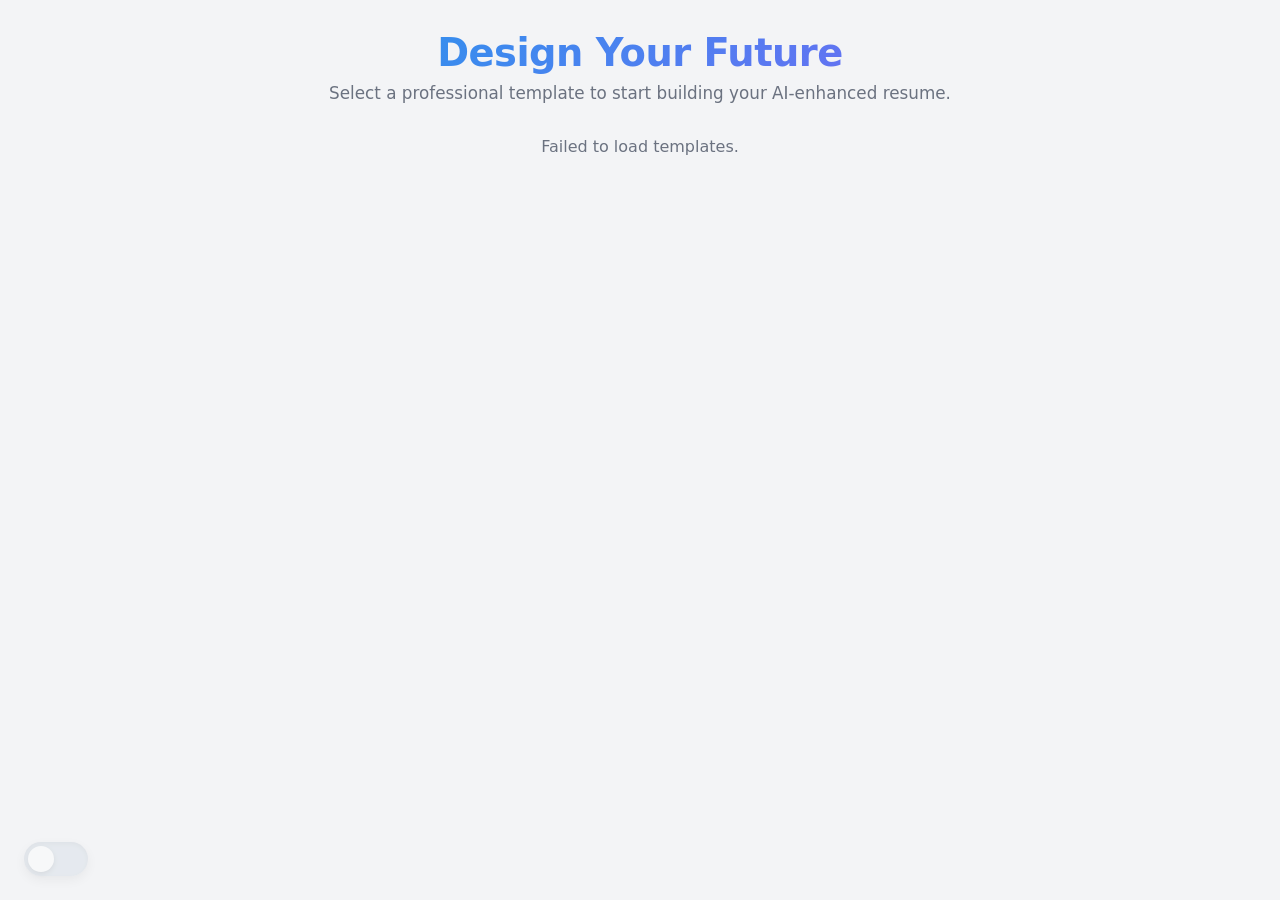
<file: templates/index.html>
<!DOCTYPE html>
<html lang="en">
<head>

<meta name="description" content="Use BuildMyAIresume to create a professional, ATS-friendly resume for free. Our AI-powered studio gives you Canva-like design control with expert writing assistance.">
<meta name="keywords" content="BuildMyAIresume, AI resume builder, free resume maker, professional CV builder, ATS resume">

<meta property="og:title" content="BuildMyAIresume">
<meta property="og:description" content="The smartest way to build your next resume. AI-powered writing + Canva-style design.">
<meta property="og:type" content="website">
  
<script>
  // Check memory immediately and apply dark theme
  if (localStorage.getItem('theme') === 'dark') {
    document.documentElement.setAttribute('data-theme', 'dark');
  }

  function toggleDarkMode() {
    if (document.documentElement.getAttribute('data-theme') === 'dark') {
      document.documentElement.removeAttribute('data-theme');
      localStorage.setItem('theme', 'light');
    } else {
      document.documentElement.setAttribute('data-theme', 'dark');
      localStorage.setItem('theme', 'dark');
    }
  }
</script>

<meta charset="utf-8" />
<meta name="viewport" content="width=device-width, initial-scale=1"/>
<title>BuildMyAIresume | Create a Professional CV in Minutes</title>
<style>
  :root{
    --bg:#f3f4f6;
    --card:#ffffff;
    --ink:#1f2937;
    --muted:#6b7280;
    --line:#e5e7eb;
    --brand:#0ea5e9;
    --shadow:0 6px 20px rgba(0,0,0,.08);
    --shadow-lg:0 12px 32px rgba(0,0,0,.12);
  }
  *{ box-sizing:border-box; }
  body{
    margin:0; background:var(--bg);
    font-family: system-ui, -apple-system, Segoe UI, Roboto, Helvetica, Arial, "Apple Color Emoji","Segoe UI Emoji";
    color:var(--ink);
  }

/* --- 1. HERO HEADER --- */
  .hero { text-align: center; padding: 30px 20px 20px; position: relative; }
  .hero h1 { 
    margin: 0; font-size: 2.4rem; font-weight: 800; letter-spacing: -0.5px;
    background: linear-gradient(135deg, var(--brand), #8b5cf6);
    -webkit-background-clip: text; -webkit-text-fill-color: transparent;
  }
  .hero p { color: var(--muted); font-size: 1.05rem; margin: 8px 0 0; font-weight: 400; }

  /* --- 2. GRID LAYOUT --- */
  .wrap { width: 100%; max-width: 1200px; margin: 0 auto 40px; padding: 0 24px; }
  .tiles {
    display: grid;
    grid-template-columns: repeat(auto-fill, minmax(240px, 1fr));
    gap: 32px;
    justify-items: center;
  }

  /* --- 3. PREMIUM CARDS --- */
  .tpl-card {
    width: 100%;
    max-width: 280px;
    background: var(--card);
    border: 1px solid var(--line);
    border-radius: 12px;
    overflow: hidden; 
    box-shadow: 0 4px 6px rgba(0,0,0,0.05);
    transition: all 0.3s cubic-bezier(0.4, 0, 0.2, 1);
    cursor: pointer;
    display: flex; flex-direction: column;
    outline: none;
  }  
  /* Sleek Hover Effect */
  .tpl-card:hover { 
    transform: translateY(-6px); 
    box-shadow: 0 20px 25px -5px rgba(0,0,0,0.1), 0 10px 10px -5px rgba(0,0,0,0.04); 
    border-color: var(--brand); 
  }
  .tpl-card:focus-visible { border-color: var(--brand); box-shadow: 0 0 0 4px rgba(14,165,233,.25); }

/* --- 4. IMAGE CONTAINER --- */
  .page-wrap { 
    padding: 4px; /* Reduced from 24px to maximize showing area */
    background: #f8fafc; /* Soft background behind the paper */
    display: flex; justify-content: center; 
  }
  [data-theme="dark"] .page-wrap { background: #0f172a; } /* Dark mode fix */
  
  .page {
    width: 100%;
    aspect-ratio: 1 / 1.414; /* Perfect A4 Ratio */
    border-radius: 4px;
    background: #fff;
    box-shadow: 0 4px 10px rgba(0,0,0,0.08);
    overflow: hidden;
    transition: transform 0.3s ease;
  }
  .tpl-card:hover .page { transform: scale(1.02); }
  .page > img { 
    width: 100%; 
    height: 100%; 
    object-fit: cover; 
    display: block; 
    
    /* Completely stripped of all filters so Chrome uses native smooth scaling */
  }
  /* --- 5. CARD FOOTER (Title & Button) --- */
  .card-footer {
    padding: 18px 20px;
    background: var(--card);
    border-top: 1px solid var(--line);
    display: flex;
    justify-content: space-between;
    align-items: center;
  }
  .card-footer h3 {
    margin: 0; font-size: 1.1rem; font-weight: 600; color: var(--ink);
  }
  .use-btn {
    font-size: 0.9rem; font-weight: 600; color: var(--brand);
    opacity: 0; transform: translateX(-10px);
    transition: all 0.3s ease;
  }
  /* Slide the button in when hovering! */
  .tpl-card:hover .use-btn { opacity: 1; transform: translateX(0); }

  #status{ text-align:center; color:var(--muted); margin:14px 0 6px; }

  /* Filter Buttons */
  .filters {
    display: flex; flex-wrap: wrap; gap: 10px; justify-content: center; margin-bottom: 24px;
  }
  .filter-btn {
    background: transparent; border: 1px solid var(--line); border-radius: 20px;
    padding: 8px 18px; color: var(--muted); cursor: pointer; font-size: 0.95rem; font-weight: 500;
    transition: all 0.2s ease; outline: none;
  }
  .filter-btn:hover { border-color: var(--brand); color: var(--brand); }
  .filter-btn.active { background: var(--brand); color: #fff; border-color: var(--brand); }

  /* Mobile optimization */
  @media (max-width: 600px){

    .topbar{ padding: 24px 12px 10px; }
    .logo{ width: 45px; left: 12px; }
    h1 { font-size: 1.5rem; }
    .wrap { padding: 0 12px; }
    .tpl-card{ max-width: 300px; }    /* Let it take up more screen on tiny phones */
  }


  /* =========================================
     GLOBAL DARK MODE (Syncs across all pages)
     ========================================= */
  [data-theme="dark"] {
    --bg: #0f172a;       /* Dark slate background */
    --card: #1e293b;     /* Slightly lighter cards */
    --ink: #f8fafc;      /* Bright white text */
    --muted: #94a3b8;    /* Muted gray text */
    --line: #334155;     /* Dark gray borders */
    --chip: #334155;
  }

  /* Force background and text colors */
  [data-theme="dark"] body {
    background-color: var(--bg);
    color: var(--ink);
  }

  /* Target all UI panels, cards, and sidebars across Form & Studio */
  [data-theme="dark"] form,
  [data-theme="dark"] .form-header-card,
  [data-theme="dark"] .action-buttons,
  [data-theme="dark"] .edu-block,
  [data-theme="dark"] .extra-entry,
  [data-theme="dark"] .skill-row,
  [data-theme="dark"] .subject-result-row,
  [data-theme="dark"] .sidebar,
  [data-theme="dark"] .toolbar,
  [data-theme="dark"] .panel,
  [data-theme="dark"] #textPanel,
  [data-theme="dark"] #ctxsheet,
  [data-theme="dark"] dialog,
  [data-theme="dark"] .card {
    background: var(--card) !important;
    border-color: var(--line) !important;
    color: var(--ink) !important;
  }

  /* Target all inputs */
  [data-theme="dark"] input,
  [data-theme="dark"] textarea,
  [data-theme="dark"] select {
    background: #0f172a !important;
    color: #f8fafc !important;
    border-color: #475569 !important;
  }

  /* Target pills and badges */
  [data-theme="dark"] .readonly-pill,
  [data-theme="dark"] .template-pill,
  [data-theme="dark"] .skill-level-badge,
  [data-theme="dark"] #adPlaceholder {
    background: #1e293b !important;
    color: var(--brand) !important;
    border-color: var(--line) !important;
  }

  /* 🚫 PROTECT RESUME PAGES: Keep the actual resume paper white! */
  [data-theme="dark"] .page,
  [data-theme="dark"] .page-wrap,
  [data-theme="dark"] .resume-paper {
    background: #ffffff !important;
    color: #000000 !important;
  }

  /* =========================================
     ANIMATED DARK MODE TOGGLE SWITCH
     ========================================= */
  .theme-switch-wrapper {
    position: fixed;
    bottom: 24px;
    left: 24px;
    z-index: 99999;
    box-shadow: 0 4px 12px rgba(0,0,0,0.15);
    border-radius: 34px;
    
    /* Make it semi-transparent by default so users can see through it */
    opacity: 0.35; 
    /* Add a smooth fade animation */
    transition: opacity 0.3s ease; 
  }

  /* Make it 100% visible when the user hovers their mouse over it */
  .theme-switch-wrapper:hover {
    opacity: 1;
  }
  
  .theme-switch {
    display: inline-block;
    width: 64px;
    height: 34px;
    position: relative;
  }
  
  .theme-switch input {
    opacity: 0;
    width: 0;
    height: 0;
  }
  
  .slider {
    position: absolute;
    cursor: pointer;
    top: 0; left: 0; right: 0; bottom: 0;
    background-color: #cbd5e1;
    transition: 0.4s cubic-bezier(0.4, 0.0, 0.2, 1);
    border-radius: 34px;
    box-shadow: inset 0 2px 4px rgba(0,0,0,0.1);
  }
  
  .slider:before {
    position: absolute;
    content: "";
    height: 26px;
    width: 26px;
    left: 4px;
    bottom: 4px;
    background-color: #ffffff;
    transition: 0.4s cubic-bezier(0.4, 0.0, 0.2, 1);
    border-radius: 50%;
    box-shadow: 0 2px 5px rgba(0,0,0,0.2);
    z-index: 3;
  }
  
  /* Dark Mode State */
  input:checked + .slider {
    background-color: #1e293b;
    border: 1px solid #334155;
  }
  
  input:checked + .slider:before {
    transform: translateX(30px);
    background-color: #0ea5e9;
  }
  
  /* Icons Container */
  .slider svg {
    position: absolute;
    top: 7px;
    width: 20px;
    height: 20px;
    z-index: 1;
    transition: 0.4s cubic-bezier(0.4, 0.0, 0.2, 1);
  }
  
  .sun-icon {
    left: 7px;
    color: #f59e0b;
    opacity: 1;
    transform: rotate(0deg);
  }
  
  .moon-icon {
    right: 7px;
    color: #f8fafc;
    opacity: 0;
    transform: rotate(-30deg);
  }
  
  /* Icon Animations */
  input:checked + .slider .sun-icon {
    opacity: 0;
    transform: rotate(45deg);
  }
  
  input:checked + .slider .moon-icon {
    opacity: 1;
    transform: rotate(0deg);
  }
</style>
</head>
<div class="theme-switch-wrapper">
  <label class="theme-switch" title="Toggle Dark Mode">
    <input type="checkbox" id="theme-toggle-checkbox" onclick="toggleDarkMode()">
    <span class="slider">
      <svg class="sun-icon" xmlns="http://www.w3.org/2000/svg" viewBox="0 0 24 24" fill="none" stroke="currentColor" stroke-width="2.5" stroke-linecap="round" stroke-linejoin="round">
        <circle cx="12" cy="12" r="5"></circle>
        <line x1="12" y1="1" x2="12" y2="3"></line>
        <line x1="12" y1="21" x2="12" y2="23"></line>
        <line x1="4.22" y1="4.22" x2="5.64" y2="5.64"></line>
        <line x1="18.36" y1="18.36" x2="19.78" y2="19.78"></line>
        <line x1="1" y1="12" x2="3" y2="12"></line>
        <line x1="21" y1="12" x2="23" y2="12"></line>
        <line x1="4.22" y1="19.78" x2="5.64" y2="18.36"></line>
        <line x1="18.36" y1="5.64" x2="19.78" y2="4.22"></line>
      </svg>
      <svg class="moon-icon" xmlns="http://www.w3.org/2000/svg" viewBox="0 0 24 24" fill="none" stroke="currentColor" stroke-width="2.5" stroke-linecap="round" stroke-linejoin="round">
        <path d="M21 12.79A9 9 0 1 1 11.21 3 7 7 0 0 0 21 12.79z"></path>
      </svg>
    </span>
  </label>
</div>

<script>
  if (localStorage.getItem('theme') === 'dark') {
    const toggle = document.getElementById('theme-toggle-checkbox');
    if (toggle) toggle.checked = true;
  }
</script>
<body>
  <div class="hero">
    <h1>Design Your Future</h1>
    <p>Select a professional template to start building your AI-enhanced resume.</p>
  </div>
  <div class="wrap">
    <div id="status">Loading templates…</div>
    
    <div class="filters" id="filters" style="display: none;">
      <button class="filter-btn active" data-filter="all">All Templates</button>
      <button class="filter-btn" data-filter="popular">Most Popular</button>
      <button class="filter-btn" data-filter="recent">Recently Added</button>
    </div>

    <div class="tiles" id="tplTiles" aria-live="polite"></div>
  </div>
<script>
let allTemplates = []; // Store them globally

async function loadTemplates(){
  const status = document.getElementById('status');
  status.textContent = 'Loading templates…';

  try{
    const res = await fetch('/templates');
    allTemplates = await res.json(); 
    
    if (!Array.isArray(allTemplates) || allTemplates.length === 0){
      status.textContent = 'No templates found.';
      return;
    }
    
    status.textContent = '';
    document.getElementById('filters').style.display = 'flex'; // Show buttons
    
    renderTemplates(allTemplates); // Draw them initially
  }catch(e){
    status.textContent = 'Failed to load templates.';
  }
}


// Function to draw templates to the screen
function renderTemplates(list) {
  const tiles = document.getElementById('tplTiles');
  tiles.innerHTML = '';
  const cacheBust = Date.now(); 

  for (const t of list){
    const card = document.createElement('article');
    card.className = 'tpl-card';
    card.setAttribute('tabindex','0');
    card.setAttribute('role','link');

    const pageWrap = document.createElement('div');
    pageWrap.className = 'page-wrap';
    const page = document.createElement('div');
    page.className = 'page';
    const img = document.createElement('img');
    img.loading = 'lazy';
    img.alt = 'Template preview';
    
    const src = (t.preview || '/static/pngwing.png') + '?v=' + cacheBust;
    img.src = src;
    img.onerror = ()=>{ img.src = '/static/pngwing.png?v=' + cacheBust; };

    page.appendChild(img);
    pageWrap.appendChild(page);
    card.appendChild(pageWrap);

    const go = ()=> window.location.href = '/form?template=' + encodeURIComponent(t.slug);
    card.addEventListener('click', go);
    card.addEventListener('keydown', (e)=>{ if (e.key === 'Enter' || e.key === ' ') { e.preventDefault(); go(); } });

    tiles.appendChild(card);
  }
}

// Make the filter buttons clickable
document.querySelectorAll('.filter-btn').forEach(btn => {
  btn.addEventListener('click', (e) => {
    // Change which button is highlighted blue
    document.querySelectorAll('.filter-btn').forEach(b => b.classList.remove('active'));
    e.target.classList.add('active');

    const filterType = e.target.getAttribute('data-filter');
    let sortedTemplates = [...allTemplates]; // Copy the array

    if (filterType === 'popular') {
      // Sorts by the "order" number in meta.json
      sortedTemplates.sort((a, b) => (a.order || 1000) - (b.order || 1000));
    } else if (filterType === 'recent') {
      // Reverses the list to simulate newest first
      sortedTemplates.reverse();
    }

    renderTemplates(sortedTemplates);
  });
});

document.addEventListener('DOMContentLoaded', loadTemplates);
</script>
</body>
</html>
</file>
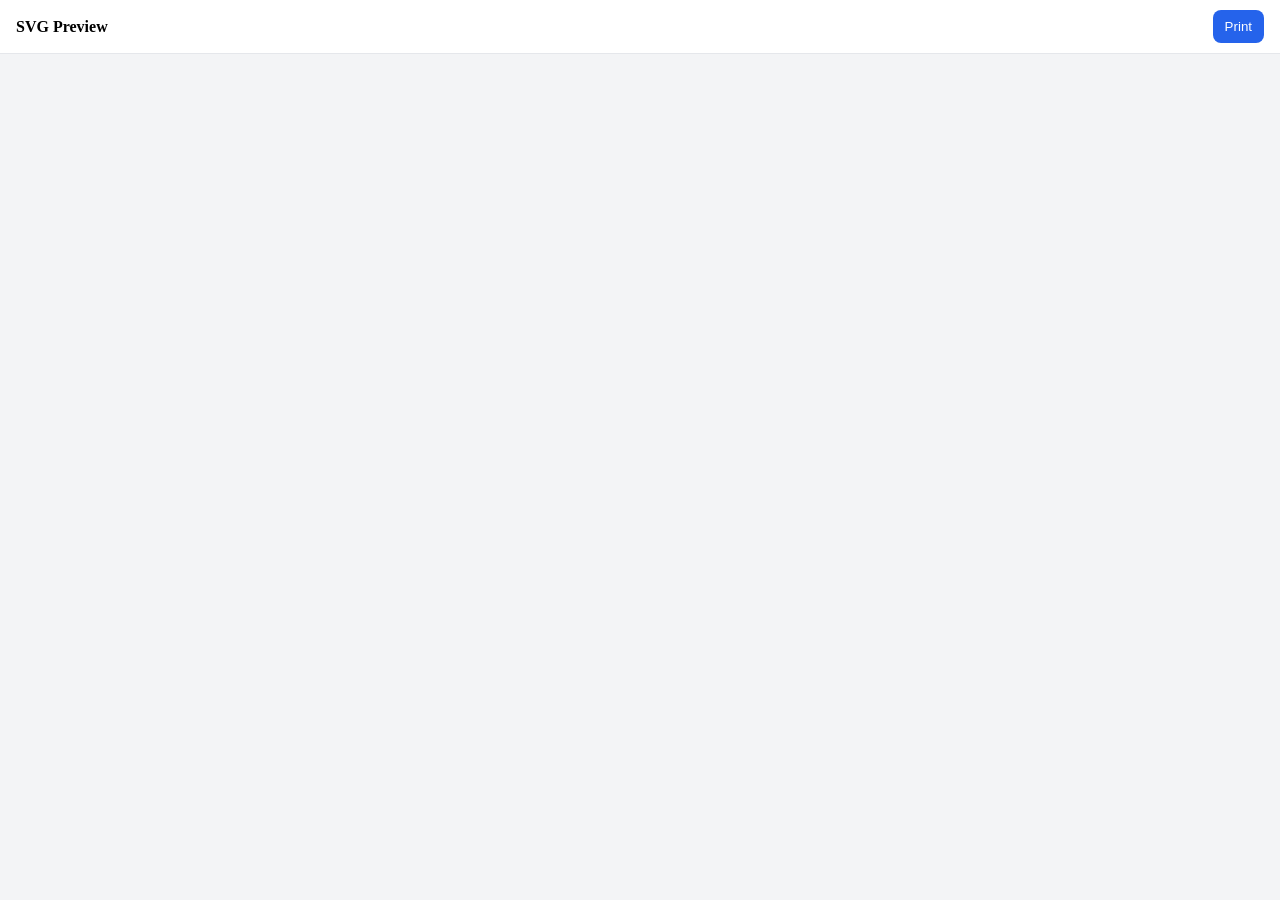
<file: templates/preview_svg.html>
<!doctype html>
<html lang="en">
<head>
<meta charset="utf-8"/>
<title>SVG Preview</title>
<style>
  :root { --a4w: 794px; --a4h: 1123px; }
  html, body { margin:0; background:#f3f4f6; }
  header { position:sticky; top:0; z-index:10; background:#fff; border-bottom:1px solid #e5e7eb;
           padding:10px 16px; display:flex; gap:12px; align-items:center; }
  .sp { flex:1; }
  .btn { background:#2563eb; color:#fff; border:none; border-radius:8px; padding:9px 12px; cursor:pointer; }
  .btn.ghost { background:#fff; color:#2563eb; border:1px solid #2563eb; }

  /* A4 page frame */
  .stack { width:var(--a4w); margin:16px auto; }
  .page  { width:var(--a4w); height:var(--a4h); background:#fff; box-shadow:0 6px 18px rgba(0,0,0,.08);
           border-radius:10px; overflow:hidden; margin:18px 0; }
  .page > svg { display:block; width:var(--a4w); height:var(--a4h); }

  @page { size: A4; margin: 12mm; }
  @media print {
    html, body { background:#fff; -webkit-print-color-adjust:exact; print-color-adjust:exact; }
    header { display:none; }
    .stack { width:auto; margin:0; }
    .page  { box-shadow:none; border-radius:0; margin:0; page-break-after:always; }
  }
</style>
</head>
<body>
  <header>
    <strong>SVG Preview</strong>
    <span class="sp"></span>
    <button class="btn" onclick="window.print()">Print</button>
  </header>

  <div id="mount" class="stack"></div>

  <script>
  (async () => {
    const payload = {{ {'theme':theme, 'data':data}|tojson }};
    const r = await fetch('/generate_resume_svg', {
      method:'POST', headers:{'Content-Type':'application/json'},
      body: JSON.stringify(payload)
    });
    const j = await r.json();
    if (!j.ok) { document.getElementById('mount').textContent = j.error || 'Render error'; return; }

    const root = document.getElementById('mount');
    root.innerHTML = '';
    (j.pages || []).forEach(svg => {
      const page = document.createElement('div');
      page.className = 'page';
      page.innerHTML = svg;
      root.appendChild(page);
    });
  })();
  </script>
</body>
</html>
</file>
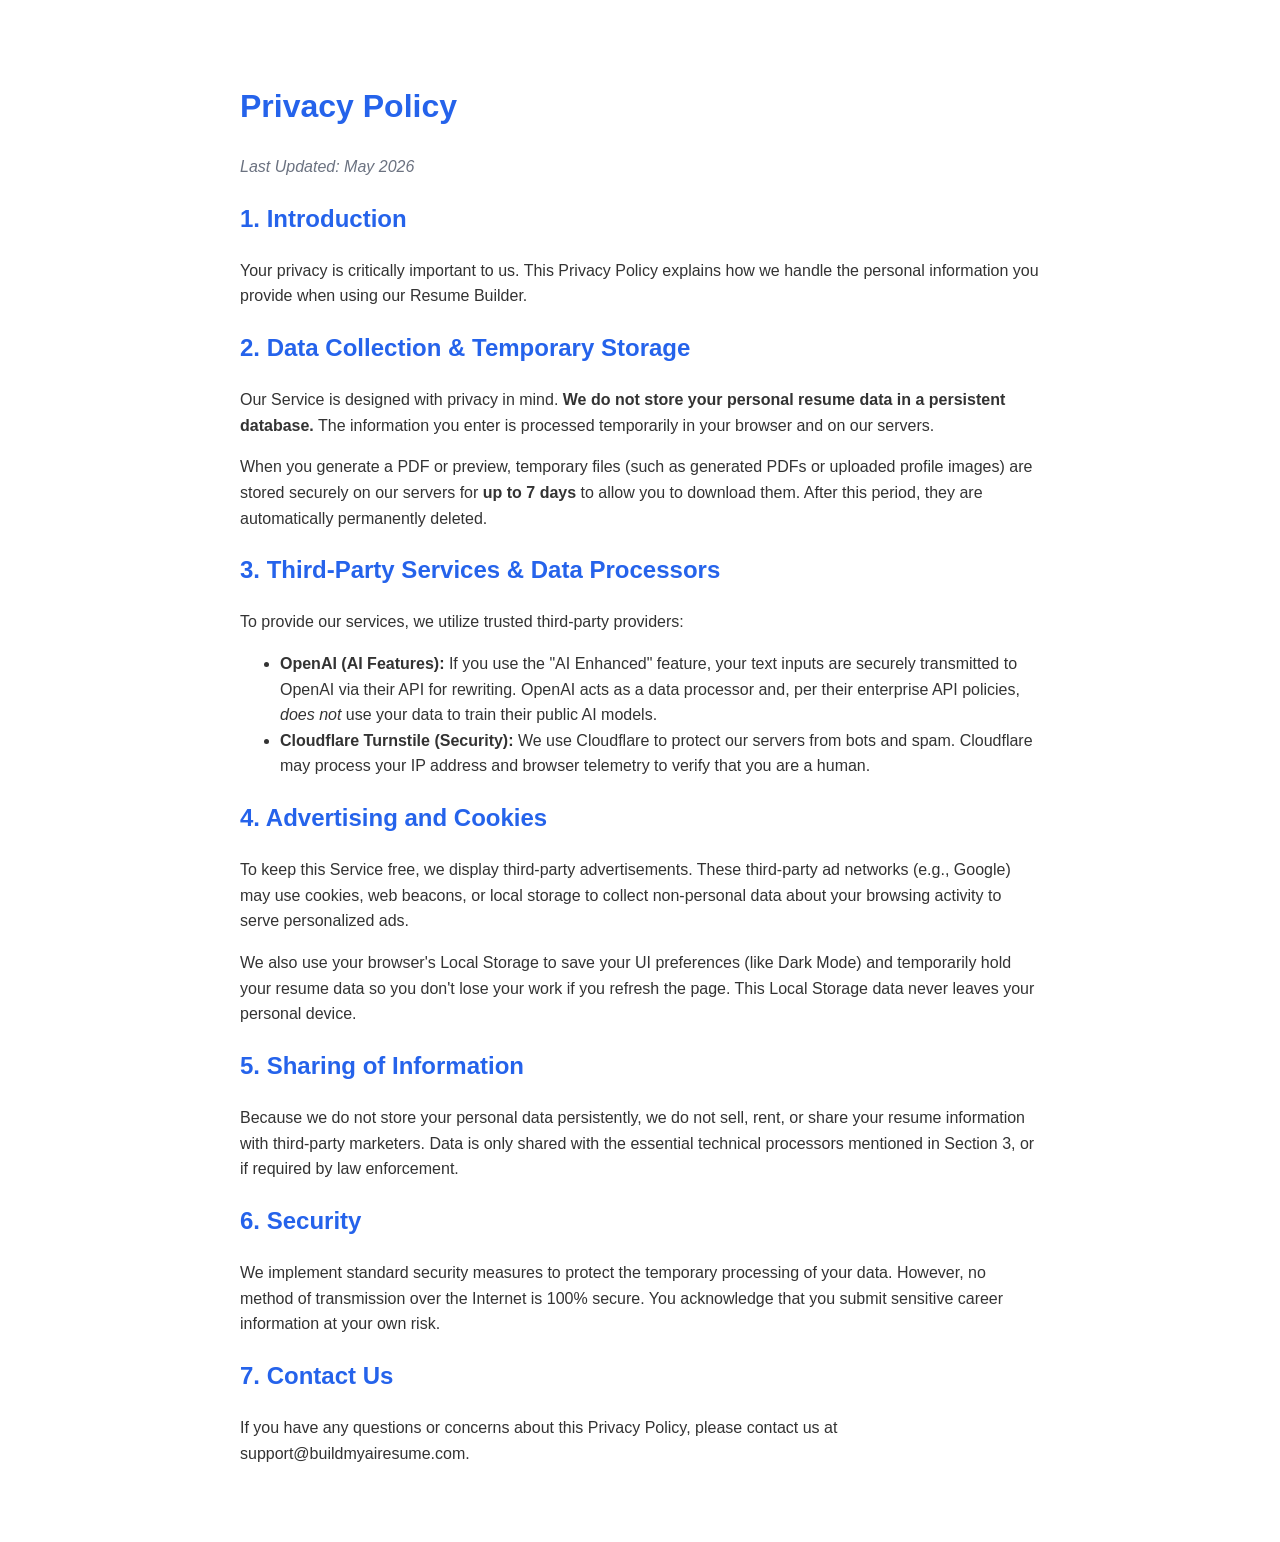
<file: templates/privacy.html>
<!DOCTYPE html>
<html lang="en">
<head>
    <meta charset="UTF-8">
    <title>Privacy Policy | BuildMyAIresume</title>
    <style>
        body { font-family: Arial, sans-serif; line-height: 1.6; color: #333; max-width: 800px; margin: 40px auto; padding: 20px; }
        h1, h2 { color: #2563eb; }
        .last-updated { color: #6b7280; font-style: italic; }
    </style>
</head>
<body>
    <h1>Privacy Policy</h1>
    <p class="last-updated">Last Updated: May 2026</p>

    <h2>1. Introduction</h2>
    <p>Your privacy is critically important to us. This Privacy Policy explains how we handle the personal information you provide when using our Resume Builder.</p>

    <h2>2. Data Collection & Temporary Storage</h2>
    <p>Our Service is designed with privacy in mind. <strong>We do not store your personal resume data in a persistent database.</strong> The information you enter is processed temporarily in your browser and on our servers.</p>
    <p>When you generate a PDF or preview, temporary files (such as generated PDFs or uploaded profile images) are stored securely on our servers for <strong>up to 7 days</strong> to allow you to download them. After this period, they are automatically permanently deleted.</p>

    <h2>3. Third-Party Services & Data Processors</h2>
    <p>To provide our services, we utilize trusted third-party providers:</p>
    <ul>
        <li><strong>OpenAI (AI Features):</strong> If you use the "AI Enhanced" feature, your text inputs are securely transmitted to OpenAI via their API for rewriting. OpenAI acts as a data processor and, per their enterprise API policies, <em>does not</em> use your data to train their public AI models.</li>
        <li><strong>Cloudflare Turnstile (Security):</strong> We use Cloudflare to protect our servers from bots and spam. Cloudflare may process your IP address and browser telemetry to verify that you are a human.</li>
    </ul>

    <h2>4. Advertising and Cookies</h2>
    <p>To keep this Service free, we display third-party advertisements. These third-party ad networks (e.g., Google) may use cookies, web beacons, or local storage to collect non-personal data about your browsing activity to serve personalized ads.</p>
    <p>We also use your browser's Local Storage to save your UI preferences (like Dark Mode) and temporarily hold your resume data so you don't lose your work if you refresh the page. This Local Storage data never leaves your personal device.</p>

    <h2>5. Sharing of Information</h2>
    <p>Because we do not store your personal data persistently, we do not sell, rent, or share your resume information with third-party marketers. Data is only shared with the essential technical processors mentioned in Section 3, or if required by law enforcement.</p>

    <h2>6. Security</h2>
    <p>We implement standard security measures to protect the temporary processing of your data. However, no method of transmission over the Internet is 100% secure. You acknowledge that you submit sensitive career information at your own risk.</p>

    <h2>7. Contact Us</h2>
    <p>If you have any questions or concerns about this Privacy Policy, please contact us at support@buildmyairesume.com.</p>
</body>
</html>
</file>
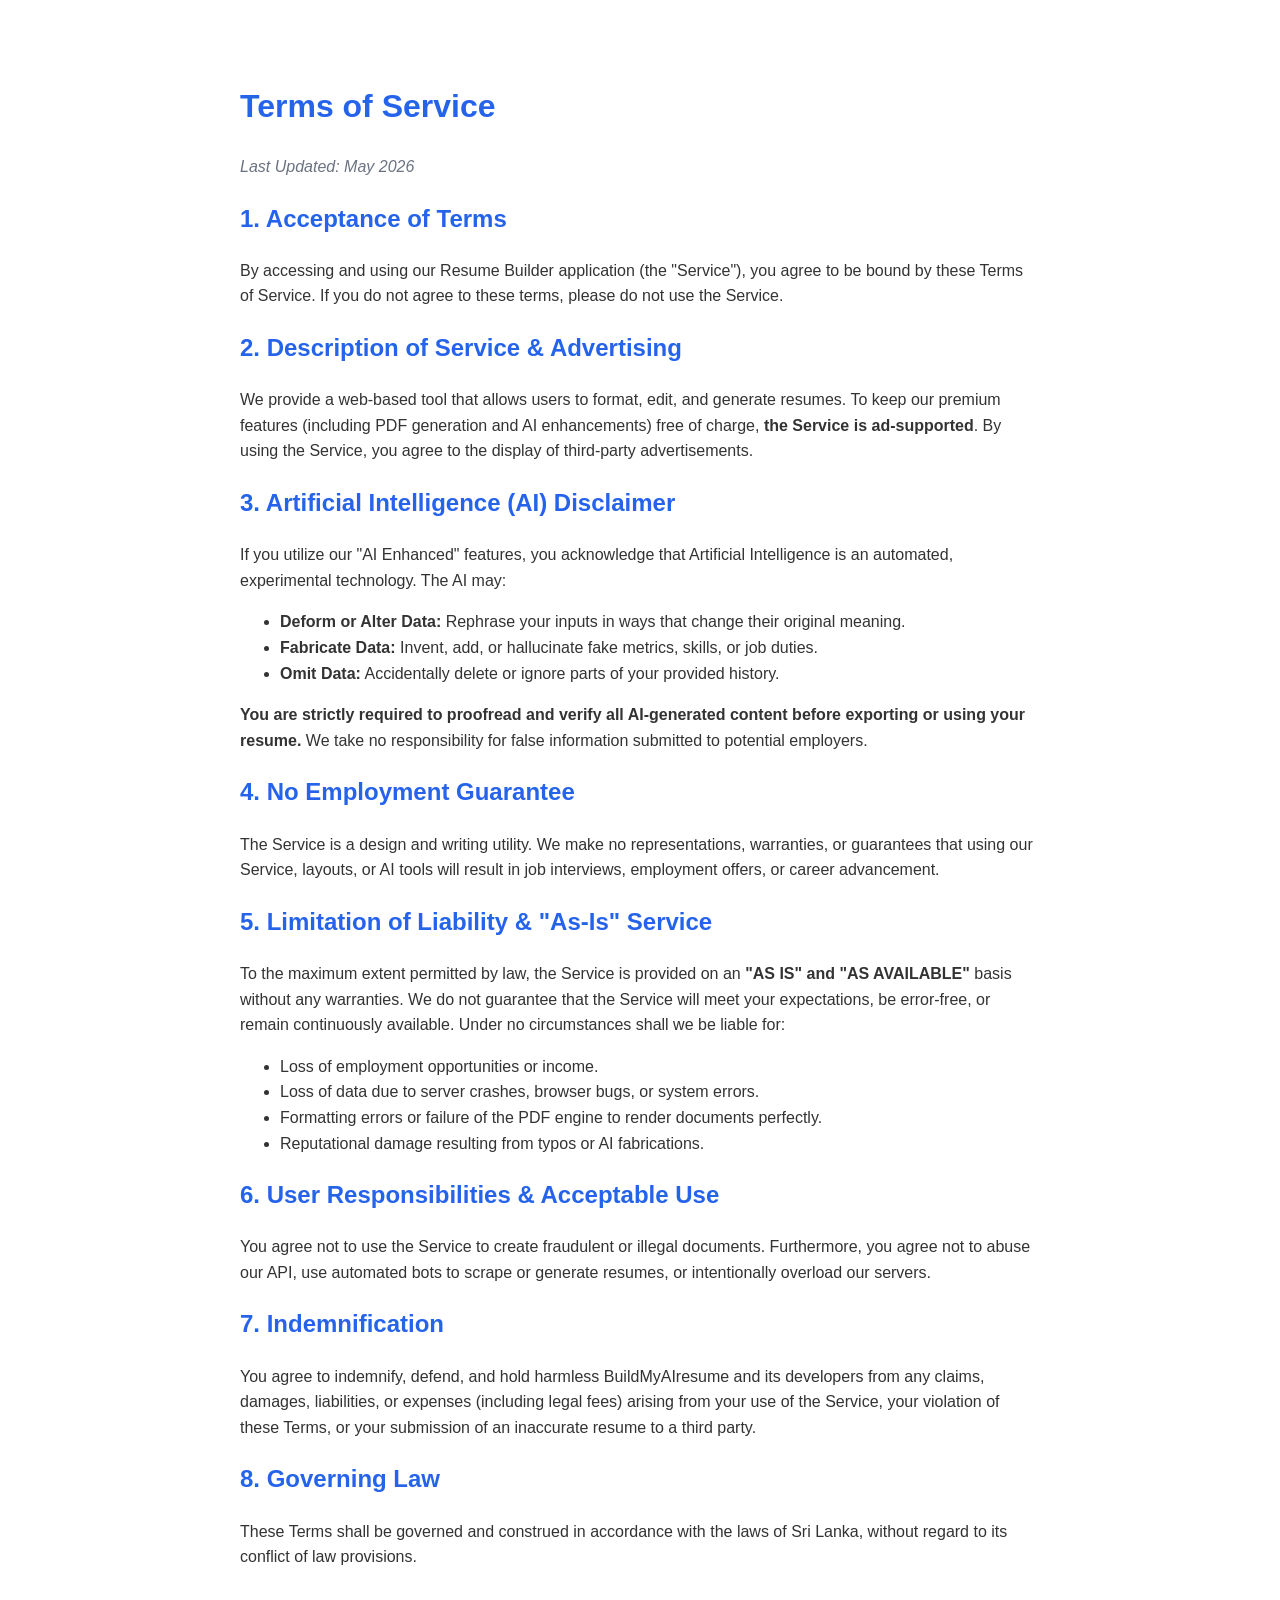
<file: templates/terms.html>
<!DOCTYPE html>
<html lang="en">
<head>
    <meta charset="UTF-8">
    <title>Terms of Service | BuildMyAIresume</title>
    <style>
        body { font-family: Arial, sans-serif; line-height: 1.6; color: #333; max-width: 800px; margin: 40px auto; padding: 20px; }
        h1, h2 { color: #2563eb; }
        .last-updated { color: #6b7280; font-style: italic; }
    </style>
</head>
<body>
    <h1>Terms of Service</h1>
    <p class="last-updated">Last Updated: May 2026</p>

    <h2>1. Acceptance of Terms</h2>
    <p>By accessing and using our Resume Builder application (the "Service"), you agree to be bound by these Terms of Service. If you do not agree to these terms, please do not use the Service.</p>

    <h2>2. Description of Service & Advertising</h2>
    <p>We provide a web-based tool that allows users to format, edit, and generate resumes. To keep our premium features (including PDF generation and AI enhancements) free of charge, <strong>the Service is ad-supported</strong>. By using the Service, you agree to the display of third-party advertisements.</p>

    <h2>3. Artificial Intelligence (AI) Disclaimer</h2>
    <p>If you utilize our "AI Enhanced" features, you acknowledge that Artificial Intelligence is an automated, experimental technology. The AI may:</p>
    <ul>
        <li><strong>Deform or Alter Data:</strong> Rephrase your inputs in ways that change their original meaning.</li>
        <li><strong>Fabricate Data:</strong> Invent, add, or hallucinate fake metrics, skills, or job duties.</li>
        <li><strong>Omit Data:</strong> Accidentally delete or ignore parts of your provided history.</li>
    </ul>
    <p><strong>You are strictly required to proofread and verify all AI-generated content before exporting or using your resume.</strong> We take no responsibility for false information submitted to potential employers.</p>

    <h2>4. No Employment Guarantee</h2>
    <p>The Service is a design and writing utility. We make no representations, warranties, or guarantees that using our Service, layouts, or AI tools will result in job interviews, employment offers, or career advancement.</p>

    <h2>5. Limitation of Liability & "As-Is" Service</h2>
    <p>To the maximum extent permitted by law, the Service is provided on an <strong>"AS IS" and "AS AVAILABLE"</strong> basis without any warranties. We do not guarantee that the Service will meet your expectations, be error-free, or remain continuously available. Under no circumstances shall we be liable for:</p>
    <ul>
        <li>Loss of employment opportunities or income.</li>
        <li>Loss of data due to server crashes, browser bugs, or system errors.</li>
        <li>Formatting errors or failure of the PDF engine to render documents perfectly.</li>
        <li>Reputational damage resulting from typos or AI fabrications.</li>
    </ul>

    <h2>6. User Responsibilities & Acceptable Use</h2>
    <p>You agree not to use the Service to create fraudulent or illegal documents. Furthermore, you agree not to abuse our API, use automated bots to scrape or generate resumes, or intentionally overload our servers.</p>

    <h2>7. Indemnification</h2>
    <p>You agree to indemnify, defend, and hold harmless BuildMyAIresume and its developers from any claims, damages, liabilities, or expenses (including legal fees) arising from your use of the Service, your violation of these Terms, or your submission of an inaccurate resume to a third party.</p>

    <h2>8. Governing Law</h2>
    <p>These Terms shall be governed and construed in accordance with the laws of Sri Lanka, without regard to its conflict of law provisions.</p>
</body>
</html>
</file>
